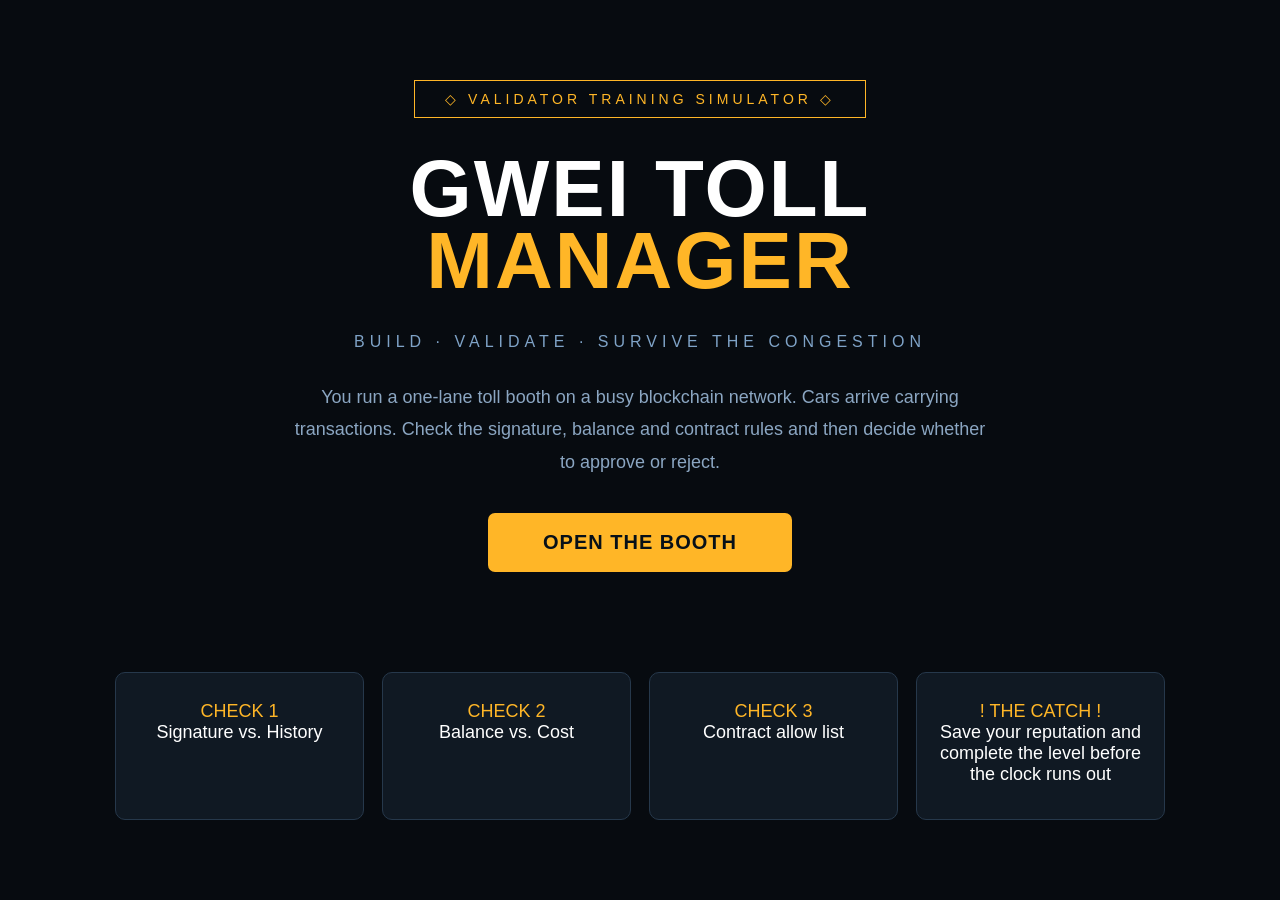
<file: task2/gwei_toll_manager/index.html>
<!DOCTYPE html>
<html lang="en">

<head>

    <meta charset="UTF-8">

    <meta name="viewport" content="width=device-width, initial-scale=1.0">

    <title>Gwei Toll Manager</title>

    <link rel="stylesheet" href="style.css">

</head>


<body>

    <main id="start-screen">

        <div id="game-label">
            ◇ VALIDATOR TRAINING SIMULATOR ◇
        </div>

        <h1>
            GWEI TOLL
            <span>MANAGER</span> <!--used when u want to style a piece of text differently-->
        </h1>

        <p id="tagline">
            BUILD · VALIDATE · SURVIVE THE CONGESTION
        </p>

        <p id="description">
            You run a one-lane toll booth on a busy
            blockchain network. Cars arrive carrying
            transactions. Check the signature, balance
            and contract rules and then decide whether
            to approve or reject.
        </p>

        <button id="start-button">
            OPEN THE BOOTH
        </button>

        <div id="game-rule">
            <div class="rule-card">
                <div class="rule-number">
                    CHECK 1
                </div>
                
            
                <h3>
                    Signature vs. History 
                </h3>

            </div>
        

            <div class="rule-card">
                <div class="rule-number">
                    CHECK 2
                </div> 
                <h3>
                    Balance vs. Cost
                </h3>
            </div>
            
            <div class="rule-card">
                <div class="rule-number">
                    CHECK 3
                </div>
                <h3>
                    Contract allow list
                </h3>
            </div>

            <div class="rule-card">
                <div class="rule-number">
                    ! THE CATCH !
                </div>
                <h3>
                    Save your reputation and complete the level before the clock runs out
                </h3>
            </div>
        </div>
    </main>

    <main id="game-screen">

        <header id="game-header">

            <h1>GWEI TOLL MANAGER</h1>

            <div id="level-info">
                ⭐ LEVEL 1
            </div>

        </header>

        <section id="player-status">

            <div class="status-card">

                <span>BALANCE</span>

                <strong id="eth">
                    1.000 ETH
                </strong>

            </div>


            <div class="status-card">

                <span>REPUTATION</span>

                <strong id="reputation">
                    100
                </strong>

            </div>


            <div class="status-card">

                <span>LEVEL</span>

                <strong id="capacity">
                    
                </strong>

            </div>


            <div class="status-card">

                <span>QUOTA</span>

                <strong id="quota">
                    0 / 8
                </strong>

            </div>

        </section>


        <!-- NETWORK MONITOR -->

        <section id="network-monitor">

            <h2>
                OVERHEAD NETWORK MONITOR
            </h2>

            <div id="congestion-bar">

                <div id="congestion-level"></div>

            </div>

            <div id="congestion-text">

                CONGESTION

                <span id="congestion-percent">
                    0%
                </span>

            </div>

        </section>


        <!-- MAIN GAME AREA -->
        <!--class=status card for the four blocks because one CSS can style all four
        and use id eg. id="eth","quota", etc for ones that need individually controlling usinf the js -->
        <section id="game-area">


            <!-- LEFT SIDE -->

            <div id="left-column">


                <!-- TOLL ROAD -->

                <div id="toll-road">

                    <div id="incoming-car">
                        🚗
                    </div>


                    <div id="toll-booth">
                        🚧

                        <span>
                            TOLL BOOTH
                        </span>

                    </div>

                </div>


                <!-- QUEUE -->

                <div id="queue-area">

                    <div class="booth-card">
                        <!--strong is used for ones that need to be shown in bold-->
                        <strong>
                            BOOTH 1
                        </strong>

                        <span>
                            (YOU)
                        </span>

                    </div>


                    <div class="booth-card locked">

                        🔒

                        <span>
                            LOCKED
                        </span>

                    </div>


                    <p id="queue-count">
                        Queue: 0 waiting
                    </p>

                </div>


               

            </div>


            <!-- RIGHT SIDE -->

            <div id="right-column">

                 <!-- CONTRACT RULES -->

                <div id="contract-rules">

                    <h2>
                        📜 CONTRACT RULES — THIS LEVEL
                    </h2>


                    <p>
                        SENDERS OK:
                        <span>Alice</span>
                        <span>Bob</span>
                        <span>Carol</span>
                    </p>


                    <p>
                        RECEIVERS OK:
                        <span>Dave</span>
                        <span>Eve</span>
                        <span>DEX Pool</span>
                    </p>


                    <p>
                        TYPES OK:
                        <span>Transfer</span>
                        <span>Swap</span>
                    </p>

                </div>


                <!-- TRANSACTION -->

                <div id="transaction-panel">

                    <div id="transaction-heading">

                        🚙

                        <h2 id="transaction-type">
                            SWAP
                        </h2>

                    </div>


                    <div id="transaction-timer">

                        <div id="timer-bar"></div>

                        <span id="time-remaining">
                            25.4s
                        </span>

                    </div>


                    <!-- TRANSACTION DETAILS -->

                    <div id="transaction-details">

    

                    </div>


                    <!-- CONTRACT CHECK -->

                    <div class="evidence-card">

                        <h3>
                            1 · CONTRACT COMPLIANCE
                        </h3>

                        <p>
                            Sender / Receiver
                            <span id="contract-sender-receiver">
                                —
                            </span>
                        </p>

                        <p>
                            Type requested
                            <span id="contract-type">
                                —
                            </span>
                        </p>

                    </div>


                    <!-- SIGNATURE CHECK -->

                    <div class="evidence-card">

                        <h3>
                            2 · SIGNATURE HISTORY
                        </h3>

                        <p>
                            Sender previously signed for
                            <span id="signed-amount">
                                —
                            </span>
                        </p>

                        <p>
                            This transaction claims
                            <span id="claimed-amount">
                                —
                            </span>
                        </p>

                    </div>


                    <!-- BALANCE CHECK -->

                    <div class="evidence-card">

                        <h3>
                            3 · BALANCE CHECK
                        </h3>

                        <p>
                            Sender's balance
                            <span id="sender-balance">
                                —
                            </span>
                        </p>

                        <p>
                            Amount + gas cost required
                            <span id="total-cost">
                                —
                            </span>
                        </p>

                    </div>


                    <!-- FINAL DECISION -->

                    <div id="final-decision">

                        <button id="approve">

                            ▲ ACCEPT

                            <small>
                                raise the barrier
                            </small>

                        </button>


                        <button id="reject">

                            ▼ REJECT

                            <small>
                                block the car
                            </small>

                        </button>

                    </div>

                </div>

            </div>

        </section>
    <div id="result-popup" class="result-popup">
        <div class="result-box">
            <h2 id="result-title">

            </h2>
            <div id="result-reasons">

            </div>
            <button id="continue-button">
                CONTINUE
            </button>

            <button id="restart-button" style="display: none;">
                RESTART LEVEL
            </button>
        </div>
    </div>

    </main>


    <script src="game.js"></script>

</body>

</html>
</file>
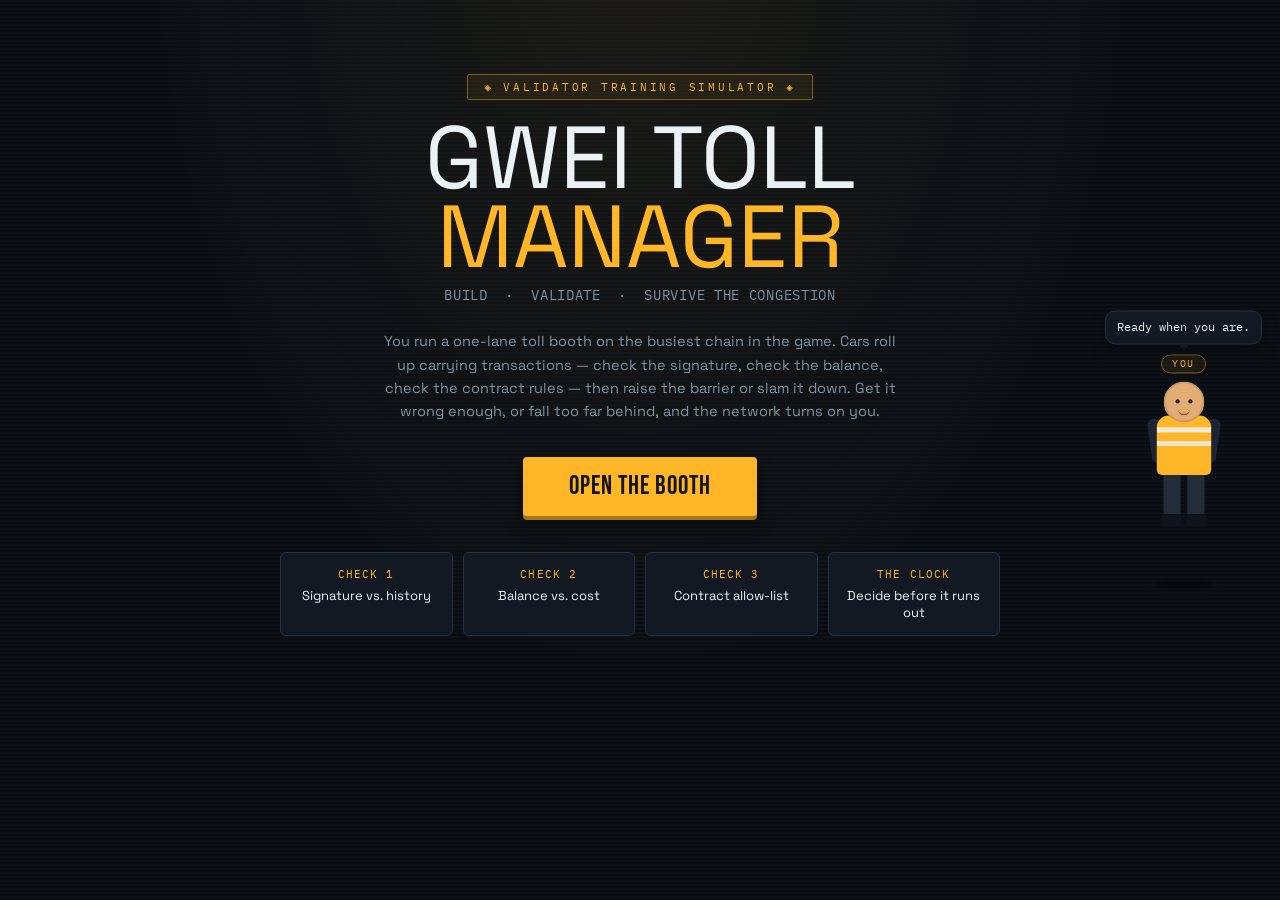
<file: task2/gwei_toll_manager/ai_prototype/index.html>
<!DOCTYPE html>
<html lang="en">
<head>
<meta charset="UTF-8">
<meta name="viewport" content="width=device-width, initial-scale=1.0">
<title>GWEI TOLL MANAGER</title>
<style>
@import url('https://fonts.googleapis.com/css2?family=Bebas+Neue&family=IBM+Plex+Mono:wght@400;500;600;700&family=Space+Grotesk:wght@400;500;600;700&display=swap');

:root{
  --asphalt:#0a0e13;
  --panel:#121922;
  --panel-2:#182230;
  --line:#26333f;
  --amber:#ffb627;
  --amber-dim:#7a5f1e;
  --eth:#19e3a4;
  --danger:#ff4d4d;
  --warn:#ff9a3d;
  --ink:#eaf2f5;
  --muted:#7f95a3;
  --stripe:#e8e4d8;
  --disp: 'Bebas Neue', 'Space Grotesk', sans-serif;
  --mono: 'IBM Plex Mono', monospace;
  --body: 'Space Grotesk', sans-serif;
}
*{box-sizing:border-box;}
html,body{margin:0;padding:0;background:var(--asphalt);color:var(--ink);font-family:var(--body);}
body{
  min-height:100vh;
  background:
    radial-gradient(ellipse at 50% -10%, rgba(255,182,39,0.07), transparent 55%),
    repeating-linear-gradient(180deg, #0d1218 0px, #0d1218 2px, #0a0e13 2px, #0a0e13 4px),
    var(--asphalt);
}
#app{max-width:1180px;margin:0 auto;padding:14px 14px 40px;}
h1,h2,h3{font-family:var(--disp);letter-spacing:0.03em;margin:0;}
.hidden{display:none !important;}
button{font-family:var(--body);cursor:pointer;border:none;}
::selection{background:var(--amber);color:#161616;}

/* ---------- START SCREEN ---------- */
#screen-start{text-align:center;padding:60px 12px 30px;}
.logo-badge{
  display:inline-block;padding:5px 16px;border:1px solid var(--amber-dim);
  color:var(--amber);font-family:var(--mono);font-size:11px;letter-spacing:0.25em;
  border-radius:2px;margin-bottom:18px;background:rgba(255,182,39,0.06);
}
.title-main{font-size:clamp(46px,9vw,88px);color:var(--ink);line-height:0.9;}
.title-main span{color:var(--amber);}
.title-sub{font-family:var(--mono);color:var(--muted);font-size:14px;margin-top:10px;letter-spacing:0.05em;}
.start-flavor{max-width:520px;margin:26px auto 34px;color:var(--muted);font-size:14.5px;line-height:1.6;}
.cta-btn{
  font-family:var(--disp);font-size:26px;letter-spacing:0.04em;
  background:var(--amber);color:#141414;padding:14px 46px;border-radius:4px;
  box-shadow:0 4px 0 #a3771a, 0 8px 18px rgba(0,0,0,0.4);
  transition:transform .08s ease;
}
.cta-btn:active{transform:translateY(4px);box-shadow:0 0 0 #a3771a;}
.rules-grid{display:grid;grid-template-columns:repeat(auto-fit,minmax(150px,1fr));gap:10px;max-width:720px;margin:36px auto 0;}
.rule-chip{background:var(--panel);border:1px solid var(--line);border-radius:6px;padding:14px 10px;}
.rule-chip .n{font-family:var(--mono);color:var(--amber);font-size:11px;letter-spacing:0.1em;}
.rule-chip .t{font-size:13px;color:var(--ink);margin-top:6px;}

/* ---------- HUD ---------- */
.hud{
  display:flex;flex-wrap:wrap;gap:8px;align-items:stretch;
  background:linear-gradient(180deg,var(--panel-2),var(--panel));
  border:1px solid var(--line);border-radius:8px;padding:10px 12px;margin-bottom:10px;
}
.hud-item{flex:1;min-width:110px;display:flex;flex-direction:column;justify-content:center;padding:4px 10px;border-right:1px dashed var(--line);}
.hud-item:last-child{border-right:none;}
.hud-label{font-family:var(--mono);font-size:10px;color:var(--muted);letter-spacing:0.12em;}
.hud-value{font-family:var(--disp);font-size:24px;letter-spacing:0.02em;}
.hud-value.eth{color:var(--eth);}
.hud-value.rep{color:var(--amber);}
.rep-bar{height:5px;background:#232d38;border-radius:3px;overflow:hidden;margin-top:5px;}
.rep-bar i{display:block;height:100%;background:linear-gradient(90deg,var(--danger),var(--warn),var(--eth));}
.avatar-mini{width:38px;height:38px;border-radius:50%;background:#1c2733;border:1px solid var(--line);display:flex;align-items:center;justify-content:center;font-size:19px;position:relative;}

/* ---------- PLAYABLE CHARACTER (persistent floating companion) ---------- */
.floating-companion{
  position:fixed;right:18px;top:50%;transform:translateY(-50%);z-index:40;
  display:flex;flex-direction:column;align-items:center;
  pointer-events:none;
}
.companion-bubble{
  pointer-events:none;
  max-width:170px;background:var(--panel);border:1px solid var(--line);border-radius:10px;
  padding:8px 11px;font-family:var(--mono);font-size:11.5px;color:var(--ink);line-height:1.4;
  margin-bottom:10px;position:relative;box-shadow:0 6px 16px rgba(0,0,0,0.4);
  opacity:0;transform:translateY(6px);transition:opacity .35s ease, transform .35s ease;
}
.companion-bubble.show{opacity:1;transform:translateY(0);}
.companion-bubble::after{
  content:"";position:absolute;bottom:-7px;left:50%;transform:translateX(-50%);
  border-width:7px 7px 0 7px;border-style:solid;border-color:var(--panel) transparent transparent transparent;
}
.char-name{font-family:var(--mono);font-size:10px;letter-spacing:.15em;color:var(--amber);margin-bottom:8px;
  border:1px solid var(--amber-dim);border-radius:10px;padding:2px 10px;background:rgba(255,182,39,0.07);}
.character{position:relative;width:100px;height:190px;animation:char-bob 2.6s ease-in-out infinite;pointer-events:auto;}
.char-scale-wrap{transform:scale(0.85);transform-origin:top center;}
.character.good{animation:char-cheer .7s ease;}
.character.bad{animation:char-shake .6s ease;}
@keyframes char-bob{0%,100%{transform:translateY(0);}50%{transform:translateY(-5px);}}
@keyframes char-cheer{0%{transform:translateY(0) rotate(0);}30%{transform:translateY(-12px) rotate(-4deg);}60%{transform:translateY(-10px) rotate(4deg);}100%{transform:translateY(0) rotate(0);}}
@keyframes char-shake{0%,100%{transform:translateX(0);}20%{transform:translateX(-7px) rotate(-3deg);}40%{transform:translateX(7px) rotate(3deg);}60%{transform:translateX(-5px) rotate(-2deg);}80%{transform:translateX(5px) rotate(2deg);}}

.char-backpack{position:absolute;top:34px;left:50%;transform:translateX(-50%);width:70px;height:58px;
  display:flex;align-items:center;justify-content:center;font-size:32px;z-index:1;filter:brightness(0.85);}
.char-arm{position:absolute;top:44px;width:14px;height:52px;background:#1c2531;border-radius:7px;z-index:3;}
.char-arm-left{left:6px;transform:rotate(-8deg);transform-origin:top center;}
.char-arm-right{right:6px;transform:rotate(8deg);transform-origin:top center;}
.char-torso{position:absolute;top:40px;left:50%;transform:translateX(-50%);width:64px;height:70px;
  background:var(--amber);border-radius:14px 14px 6px 6px;z-index:4;overflow:hidden;}
.char-stripe{position:absolute;left:0;right:0;top:14px;height:6px;background:#eef1f0;opacity:.9;}
.char-stripe::after{content:"";position:absolute;left:0;right:0;top:16px;height:6px;background:#eef1f0;opacity:.9;}
.char-legs{position:absolute;top:106px;left:50%;transform:translateX(-50%);width:48px;height:52px;z-index:2;}
.char-leg{position:absolute;top:0;width:20px;height:52px;background:#232d3a;border-radius:4px;}
.char-leg:first-child{left:0;}
.char-leg:last-child{right:0;}
.char-boots{position:absolute;top:156px;left:50%;transform:translateX(-50%);width:54px;height:16px;z-index:2;}
.char-boot{position:absolute;top:0;width:24px;height:15px;background:#10151b;border-radius:4px;}
.char-boot:first-child{left:0;}
.char-boot:last-child{right:0;}
.char-head{position:absolute;top:0;left:50%;transform:translateX(-50%);width:48px;height:48px;
  background:#e3ac74;border-radius:50%;z-index:5;border:2px solid rgba(0,0,0,0.12);}
.char-eyes{position:absolute;top:19px;left:50%;transform:translateX(-50%);display:flex;gap:10px;
  animation:char-blink 4.2s infinite;}
.char-eyes span{width:5px;height:5px;border-radius:50%;background:#1d2733;display:block;}
@keyframes char-blink{0%,92%,100%{transform:scaleY(1);}96%{transform:scaleY(0.15);}}
.char-mouth{position:absolute;top:31px;left:50%;transform:translateX(-50%);width:14px;height:7px;
  border-bottom:2px solid #8a5a34;border-radius:0 0 10px 10px;}
.char-glasses{position:absolute;top:15px;left:50%;transform:translateX(-50%);font-size:22px;z-index:6;
  line-height:1;}
.char-hat{position:absolute;top:-24px;left:50%;transform:translateX(-50%);font-size:36px;z-index:7;line-height:1;}
.char-shadow{width:60px;height:10px;border-radius:50%;background:rgba(0,0,0,0.4);filter:blur(2px);margin-top:8px;}


/* ---------- CONGESTION SIGN ---------- */
.sign-wrap{
  background:#05070a;border:3px solid #1b232c;border-radius:6px;padding:12px 16px;margin-bottom:10px;
  box-shadow: inset 0 0 20px rgba(0,0,0,0.6);
}
.sign-top{display:flex;justify-content:space-between;align-items:center;font-family:var(--mono);font-size:11px;color:#4d6472;letter-spacing:0.15em;margin-bottom:8px;}
.sign-dots{font-family:var(--mono);font-size:11px;letter-spacing:2px;}
.gauge-track{position:relative;height:26px;border-radius:3px;background:#0d1116;overflow:hidden;border:1px solid #202a33;}
.gauge-fill{height:100%;width:0%;transition:width .4s ease, background .4s ease;}
.gauge-fill.zone-green{background:repeating-linear-gradient(90deg,#0f9d63,#0f9d63 8px,#12b874 8px,#12b874 16px);}
.gauge-fill.zone-amber{background:repeating-linear-gradient(90deg,#c98413,#c98413 8px,#e6980f 8px,#e6980f 16px);}
.gauge-fill.zone-red{background:repeating-linear-gradient(90deg,#a02323,#a02323 8px,#d92b2b 8px,#d92b2b 16px);animation:sign-pulse 0.6s infinite alternate;}
@keyframes sign-pulse{from{filter:brightness(1);}to{filter:brightness(1.5);}}
.gauge-caption{display:flex;justify-content:space-between;font-family:var(--mono);font-size:11px;margin-top:6px;}
.gauge-caption .rd{font-family:var(--disp);font-size:20px;letter-spacing:.05em;}
.gauge-caption .rd.green{color:#2be08c;}
.gauge-caption .rd.amber{color:var(--amber);}
.gauge-caption .rd.red{color:var(--danger);}

/* ---------- PLAZA ---------- */
.plaza{
  position:relative;background:linear-gradient(180deg,#141b23,#0e131a);
  border:1px solid var(--line);border-radius:8px;padding:14px 10px 10px;margin-bottom:10px;overflow:hidden;
}
.booths-row{display:flex;gap:10px;justify-content:center;margin-bottom:14px;flex-wrap:wrap;}
.booth{
  width:64px;height:70px;border-radius:5px 5px 2px 2px;background:linear-gradient(180deg,#28323d,#1b232c);
  border:1px solid #37444f;display:flex;flex-direction:column;align-items:center;justify-content:center;position:relative;
}
.booth .roof{position:absolute;top:-6px;left:-4px;right:-4px;height:8px;background:var(--amber);border-radius:3px;}
.booth .win{width:34px;height:24px;background:#0a4d5c;border:1px solid #0d6c80;border-radius:2px;}
.booth .lbl{font-family:var(--mono);font-size:9px;color:var(--muted);margin-top:4px;}
.booth.locked{opacity:0.35;}
.lane{
  position:relative;height:54px;background:repeating-linear-gradient(90deg,transparent,transparent 22px,var(--stripe) 22px,var(--stripe) 40px);
  background-color:#20262c;border-radius:3px;margin-bottom:8px;overflow:hidden;opacity:0.9;
}
.lane .center-line{position:absolute;top:50%;left:0;right:0;height:2px;background:repeating-linear-gradient(90deg,#556270,#556270 14px,transparent 14px,transparent 26px);transform:translateY(-1px);}
.car{
  position:absolute;top:8px;font-size:26px;transition:left .35s ease;filter:drop-shadow(0 2px 3px rgba(0,0,0,.5));
}
.car.active-car{font-size:32px;top:4px;}
.queue-hint{font-family:var(--mono);font-size:10px;color:var(--muted);text-align:center;letter-spacing:.1em;}
.auto-log{font-family:var(--mono);font-size:10.5px;color:#4f8f78;min-height:16px;text-align:center;margin-top:4px;}

/* ---------- TICKET ---------- */
.ticket-panel{background:var(--panel);border:1px solid var(--line);border-radius:8px;padding:0;overflow:hidden;}
.rules-banner{background:#0d1a22;border-bottom:1px dashed var(--line);padding:10px 14px;font-family:var(--mono);font-size:11px;}
.rules-banner .rb-title{color:var(--amber);letter-spacing:.12em;margin-bottom:6px;}
.chip-row{display:flex;flex-wrap:wrap;gap:6px;margin-bottom:5px;}
.chip{background:#1a2733;border:1px solid #2a3b48;border-radius:12px;padding:2px 9px;font-size:10.5px;color:var(--ink);}
.chip-lbl{color:var(--muted);font-size:10px;margin-right:4px;}

.no-car{padding:50px 20px;text-align:center;color:var(--muted);font-family:var(--mono);font-size:13px;}

.ticket{padding:14px 16px 4px;position:relative;}
.ticket-head{display:flex;justify-content:space-between;align-items:baseline;margin-bottom:8px;}
.ticket-head .tx-type{font-family:var(--disp);font-size:22px;color:var(--ink);}
.timer-wrap{display:flex;align-items:center;gap:6px;}
.timer-bar{width:110px;height:8px;background:#0d1116;border-radius:4px;overflow:hidden;border:1px solid #232d38;}
.timer-fill{height:100%;width:100%;background:var(--eth);transition:width .1s linear, background .3s ease;}
.timer-num{font-family:var(--mono);font-size:12px;color:var(--muted);width:28px;text-align:right;}

.ledger-line{display:grid;grid-template-columns:170px 1fr;gap:8px;font-family:var(--mono);font-size:13px;padding:5px 0;border-bottom:1px dotted #22303b;}
.ledger-line .k{color:var(--muted);}
.ledger-line .v{color:var(--ink);text-align:right;}
.ledger-line .v.flagme{color:var(--warn);}

.check-block{background:#0d151d;border:1px solid #1e2a35;border-radius:6px;margin:12px 0;padding:10px 12px;}
.check-block h4{font-family:var(--mono);color:var(--muted);font-size:10.5px;letter-spacing:.12em;margin:0 0 6px;text-transform:uppercase;}
.check-row{display:flex;justify-content:space-between;font-family:var(--mono);font-size:12.5px;padding:3px 0;}
.check-row .a{color:var(--ink);}
.check-row .b{color:var(--ink);}

.barrier-row{display:flex;gap:10px;padding:14px 16px 16px;}
.barrier-btn{
  flex:1;font-family:var(--disp);font-size:20px;letter-spacing:.05em;padding:14px 8px;border-radius:6px;
  display:flex;flex-direction:column;align-items:center;gap:2px;transition:transform .08s ease;
}
.barrier-btn:active{transform:scale(0.97);}
.barrier-btn.accept{background:var(--eth);color:#052018;box-shadow:0 4px 0 #0c8f68;}
.barrier-btn.reject{background:var(--danger);color:#2c0505;box-shadow:0 4px 0 #9c1f1f;}
.barrier-sub{font-family:var(--mono);font-size:9.5px;letter-spacing:0.08em;opacity:.85;}

/* ---------- FEEDBACK OVERLAY ---------- */
.feedback-overlay{
  position:fixed;inset:0;background:rgba(6,9,12,0.82);display:flex;align-items:center;justify-content:center;
  z-index:50;padding:16px;
}
.feedback-card{max-width:460px;width:100%;background:var(--panel);border-radius:10px;padding:26px 24px;text-align:center;border:1px solid var(--line);}
.feedback-card.correct{border-color:var(--eth);box-shadow:0 0 30px rgba(25,227,164,0.15);}
.feedback-card.wrong{border-color:var(--danger);box-shadow:0 0 30px rgba(255,77,77,0.15);}
.feedback-icon{font-size:44px;}
.feedback-title{font-family:var(--disp);font-size:30px;margin:6px 0;}
.feedback-title.correct{color:var(--eth);}
.feedback-title.wrong{color:var(--danger);}
.feedback-body{font-family:var(--mono);font-size:12.5px;color:var(--muted);line-height:1.6;margin-bottom:14px;}
.feedback-delta{font-family:var(--mono);font-size:14px;margin-bottom:10px;}
.feedback-delta span{margin:0 8px;}

/* ---------- SHOP ---------- */
#screen-shop{padding:10px 4px;}
.shop-header{text-align:center;margin-bottom:20px;}
.wallet-banner{
  position:sticky;top:0;z-index:10;display:flex;justify-content:center;align-items:baseline;gap:12px;
  background:linear-gradient(180deg,#182230,#121922);border:1px solid var(--line);border-radius:8px;
  padding:12px 16px;margin-bottom:18px;box-shadow:0 4px 14px rgba(0,0,0,0.35);
}
.wb-label{font-family:var(--mono);font-size:11px;color:var(--muted);letter-spacing:.12em;}
.wb-value{font-family:var(--disp);font-size:28px;color:var(--eth);letter-spacing:.03em;}
.shop-header h2{font-size:38px;color:var(--amber);}
.shop-header p{font-family:var(--mono);color:var(--muted);font-size:12.5px;margin-top:6px;}
.shop-grid{display:grid;grid-template-columns:repeat(auto-fit,minmax(230px,1fr));gap:12px;margin-bottom:22px;}
.shop-card{background:var(--panel);border:1px solid var(--line);border-radius:8px;padding:16px;display:flex;flex-direction:column;gap:8px;}
.shop-card .sc-icon{font-size:28px;}
.shop-card h3{font-size:19px;color:var(--ink);}
.shop-card .sc-desc{font-family:var(--mono);font-size:11.5px;color:var(--muted);line-height:1.5;flex-grow:1;}
.shop-card .sc-stat{font-family:var(--mono);font-size:11px;color:var(--eth);}
.buy-btn{background:var(--amber);color:#141414;font-family:var(--mono);font-weight:700;font-size:12.5px;padding:9px;border-radius:5px;letter-spacing:.03em;}
.buy-btn:disabled{background:#2a3038;color:var(--muted);cursor:not-allowed;}
.buy-btn.owned{background:#1c2b26;color:var(--eth);}
.cosmetic-row{display:flex;gap:8px;flex-wrap:wrap;}
.cosmetic-opt{background:#0d151d;border:1px solid #223040;border-radius:6px;padding:8px;text-align:center;flex:1;min-width:70px;font-size:22px;position:relative;}
.cosmetic-opt.equipped{border-color:var(--amber);background:rgba(255,182,39,0.08);}
.cosmetic-opt.unaffordable{opacity:0.4;filter:grayscale(0.6);}
.cosmetic-opt .cprice{display:block;font-family:var(--mono);font-size:9px;color:var(--muted);margin-top:3px;}
.continue-btn{display:block;margin:0 auto;font-family:var(--disp);font-size:24px;background:var(--eth);color:#052018;padding:12px 40px;border-radius:5px;box-shadow:0 4px 0 #0c8f68;}

/* ---------- REPORT ---------- */
#screen-report{text-align:center;padding:40px 12px;}
.report-icon{font-size:56px;}
.report-title{font-family:var(--disp);font-size:40px;color:var(--danger);margin:8px 0 4px;}
.report-sub{font-family:var(--mono);color:var(--muted);font-size:13px;margin-bottom:26px;}
.report-stats{display:grid;grid-template-columns:repeat(auto-fit,minmax(130px,1fr));gap:10px;max-width:560px;margin:0 auto 30px;}
.rstat{background:var(--panel);border:1px solid var(--line);border-radius:8px;padding:14px 8px;}
.rstat .rv{font-family:var(--disp);font-size:26px;color:var(--amber);}
.rstat .rl{font-family:var(--mono);font-size:10px;color:var(--muted);letter-spacing:.1em;}

/* ---------- LEVEL COMPLETE ---------- */
.lvlcomplete-banner{text-align:center;padding:20px 12px 8px;}
.lvlcomplete-banner h2{font-size:34px;color:var(--eth);}
.lvlcomplete-banner p{font-family:var(--mono);color:var(--muted);font-size:12.5px;}

@media (min-width:760px){
  .game-columns{display:grid;grid-template-columns:1fr 1.15fr;gap:10px;align-items:start;}
}
@media (max-width:759px){
  .floating-companion{
    right:8px;top:auto;bottom:8px;transform:none;
  }
  .floating-companion .char-scale-wrap{transform:scale(0.62);}
  .floating-companion .char-name{display:none;}
  .floating-companion .companion-bubble{max-width:120px;font-size:10.5px;padding:6px 8px;}
}
</style>
</head>
<body>
<div id="app">

  <!-- START SCREEN -->
  <div id="screen-start">
    <div class="logo-badge">◈ VALIDATOR TRAINING SIMULATOR ◈</div>
    <div class="title-main">GWEI TOLL<br><span>MANAGER</span></div>
    <div class="title-sub">BUILD &nbsp;·&nbsp; VALIDATE &nbsp;·&nbsp; SURVIVE THE CONGESTION</div>
    <p class="start-flavor">You run a one-lane toll booth on the busiest chain in the game. Cars roll up carrying transactions — check the signature, check the balance, check the contract rules — then raise the barrier or slam it down. Get it wrong enough, or fall too far behind, and the network turns on you.</p>
    <button class="cta-btn" id="btn-start">OPEN THE BOOTH</button>
    <div class="rules-grid">
      <div class="rule-chip"><div class="n">CHECK 1</div><div class="t">Signature vs. history</div></div>
      <div class="rule-chip"><div class="n">CHECK 2</div><div class="t">Balance vs. cost</div></div>
      <div class="rule-chip"><div class="n">CHECK 3</div><div class="t">Contract allow-list</div></div>
      <div class="rule-chip"><div class="n">THE CLOCK</div><div class="t">Decide before it runs out</div></div>
    </div>
  </div>

  <!-- GAME SCREEN -->
  <div id="screen-game" class="hidden">
    <div class="hud">
      <div class="hud-item">
        <div class="hud-label">BALANCE</div>
        <div class="hud-value eth" id="hud-eth">1.000 ETH</div>
      </div>
      <div class="hud-item">
        <div class="hud-label">REPUTATION</div>
        <div class="hud-value rep" id="hud-rep">100</div>
        <div class="rep-bar"><i id="rep-bar-fill" style="width:100%"></i></div>
      </div>
      <div class="hud-item">
        <div class="hud-label">LEVEL</div>
        <div class="hud-value" id="hud-level" style="color:var(--ink)">1 — Local Lane</div>
      </div>
      <div class="hud-item">
        <div class="hud-label">QUOTA</div>
        <div class="hud-value" id="hud-quota" style="color:var(--ink);font-size:20px">0 / 8</div>
      </div>
      <div class="avatar-mini" id="avatar-mini" style="display:none">🧑</div>
    </div>

    <div class="sign-wrap">
      <div class="sign-top"><span>OVERHEAD NETWORK MONITOR</span><span class="sign-dots" id="sign-dots">▪▪▪▪▪▪▪▪▪▪</span></div>
      <div class="gauge-track"><div class="gauge-fill zone-green" id="gauge-fill" style="width:0%"></div></div>
      <div class="gauge-caption">
        <span style="color:var(--muted)">CONGESTION</span>
        <span class="rd green" id="gauge-readout">0%</span>
      </div>
    </div>

    <div class="game-columns">
      <div class="plaza">
        <div class="booths-row" id="booths-row"></div>
        <div class="lane"><div class="center-line"></div><div id="car-layer"></div></div>
        <div class="queue-hint" id="queue-hint">Queue: 0 waiting</div>
        <div class="auto-log" id="auto-log">&nbsp;</div>
      </div>

      <div class="ticket-panel">
        <div class="rules-banner">
          <div class="rb-title">📜 CONTRACT RULES — THIS LEVEL</div>
          <div class="chip-row"><span class="chip-lbl">SENDERS OK:</span><span id="chips-sender"></span></div>
          <div class="chip-row"><span class="chip-lbl">RECEIVERS OK:</span><span id="chips-receiver"></span></div>
          <div class="chip-row"><span class="chip-lbl">TYPES OK:</span><span id="chips-type"></span></div>
        </div>
        <div id="ticket-body"></div>
      </div>
    </div>
  </div>

  <!-- SHOP SCREEN -->
  <div id="screen-shop" class="hidden"></div>

  <!-- REPORT SCREEN -->
  <div id="screen-report" class="hidden"></div>

  <!-- FEEDBACK OVERLAY (injected dynamically) -->

  <!-- PERSISTENT FLOATING COMPANION -->
  <div class="floating-companion" id="floating-companion">
    <div class="companion-bubble show" id="companion-bubble">Ready when you are.</div>
    <div class="char-name">YOU</div>
    <div class="char-scale-wrap">
      <div class="character" id="character">
        <div class="char-backpack" id="char-backpack"></div>
        <div class="char-arm char-arm-left"></div>
        <div class="char-arm char-arm-right"></div>
        <div class="char-torso"><div class="char-stripe"></div></div>
        <div class="char-legs"><div class="char-leg"></div><div class="char-leg"></div></div>
        <div class="char-boots"><div class="char-boot"></div><div class="char-boot"></div></div>
        <div class="char-head">
          <div class="char-eyes"><span></span><span></span></div>
          <div class="char-mouth"></div>
        </div>
        <div class="char-glasses" id="char-glasses"></div>
        <div class="char-hat" id="char-hat"></div>
      </div>
    </div>
    <div class="char-shadow"></div>
  </div>
</div>

<script>
(function(){

/* ===================== DATA ===================== */
const NAME_POOL = ['Alice','Bob','Carol','Dave','Eve','Frank','Grace','Heidi'];
const SUSPECT_POOL = ['Mallory','Trent','Sybil','Zorak','0xGh0st'];
const RECEIVER_EXTRA = ['DEX Pool','NFT Market','Staking Vault','Bridge Router','Unknown Vault'];
const TX_TYPES_ALL = ['Transfer','Swap','Mint','Contract Call','Stake'];

const LEVELS = [
  { id:1, name:'Local Lane', quota:8, timeLimit:36, arrival:7500, maxQueue:5, congestionArrival:4, congestionTimeout:10, congestionDecay:1.4,
    allowedSenders:['Alice','Bob','Carol'], allowedReceivers:['Dave','Eve','DEX Pool'], allowedTypes:['Transfer','Swap'],
    baseFeeRange:[8,32], flawChance:0.45, doubleFlawChance:0 },
  { id:2, name:'Rush Hour', quota:10, timeLimit:30, arrival:6400, maxQueue:6, congestionArrival:5, congestionTimeout:12, congestionDecay:1.3,
    allowedSenders:['Alice','Bob','Carol','Dave'], allowedReceivers:['Eve','Frank','DEX Pool','Staking Vault'], allowedTypes:['Transfer','Swap','Stake'],
    baseFeeRange:[15,48], flawChance:0.55, doubleFlawChance:0.12 },
  { id:3, name:'Mainnet Gridlock', quota:12, timeLimit:25, arrival:5400, maxQueue:7, congestionArrival:6, congestionTimeout:14, congestionDecay:1.15,
    allowedSenders:['Alice','Carol','Eve','Grace'], allowedReceivers:['Bob','Frank','Bridge Router','NFT Market'], allowedTypes:['Swap','Mint','Contract Call'],
    baseFeeRange:[22,65], flawChance:0.62, doubleFlawChance:0.22 },
  { id:4, name:'Peak Congestion', quota:14, timeLimit:20, arrival:4600, maxQueue:8, congestionArrival:7, congestionTimeout:16, congestionDecay:1.0,
    allowedSenders:['Bob','Dave','Grace','Heidi'], allowedReceivers:['Alice','Carol','Staking Vault','Bridge Router','NFT Market'], allowedTypes:['Mint','Contract Call','Stake'],
    baseFeeRange:[30,90], flawChance:0.68, doubleFlawChance:0.3 },
];

const SHOP_NPCS = [
  { key:'bob', icon:'🧢', name:'Hire Bob', cost:0.05, rate:5, desc:'A steady second pair of hands. Auto-clears small transactions from the overflow lane.' },
  { key:'alice', icon:'🥽', name:'Hire Alice', cost:0.35, rate:10, desc:'A veteran validator. Twice the throughput of Bob, for a real price.' },
];

const COSMETICS = {
  hat: [ {id:'cap', icon:'🧢', cost:0.03}, {id:'crown', icon:'👑', cost:0.4}, {id:'hardhat', icon:'⛑️', cost:0.08} ],
  glasses: [ {id:'shades', icon:'🕶️', cost:0.05}, {id:'monocle', icon:'🧐', cost:0.15} ],
  backpack: [ {id:'bag', icon:'🎒', cost:0.05}, {id:'toolbelt', icon:'🛠️', cost:0.1} ],
};

const TYPE_EMOJI = { Transfer:'🚗', Swap:'🚙', Mint:'🚓', 'Contract Call':'🚐', Stake:'🚕' };

/* ===================== STATE ===================== */
let state = null;
function freshState(){
  return {
    screen:'start',
    eth:1.000, reputation:100,
    boothsUnlocked:0, npcs:{bob:false, alice:false},
    cosmetics:{hat:null, glasses:null, backpack:null},
    ownedCosmetics:new Set(),
    levelIndex:0, manualCorrect:0,
    queue:[], activeCar:null, nextCarId:1,
    congestion:0, autoAccumMs:0, arrivalAccumMs:0,
    checkpoint:null,
    stats:{processed:0, correct:0, wrong:0, timeouts:0, ethEarnedTotal:0},
    masterInterval:null, timerInterval:null,
    autoLogTimeout:null,
  };
}
state = freshState();

function rand(a,b){ return a + Math.random()*(b-a); }
function pick(arr){ return arr[Math.floor(Math.random()*arr.length)]; }
function shuffle(arr){ for(let i=arr.length-1;i>0;i--){ const j=Math.floor(Math.random()*(i+1)); [arr[i],arr[j]]=[arr[j],arr[i]]; } return arr; }
function clamp(v,lo,hi){ return Math.max(lo,Math.min(hi,v)); }
function fmt(n,d=3){ return Number(n).toFixed(d); }

/* ===================== COMPANION SPEECH BUBBLE ===================== */
let companionTimeout = null;
function setCompanionMessage(text, holdMs){
  const bubble = document.getElementById('companion-bubble');
  if(!bubble) return;
  bubble.textContent = text;
  bubble.classList.add('show');
  clearTimeout(companionTimeout);
  if(holdMs){
    companionTimeout = setTimeout(()=>{ bubble.classList.remove('show'); }, holdMs);
  }
}
const CORRECT_LINES = ["Nice catch!","Clean call.","That's the job.","Good eye on that one.","Ledger stays clean."];
const WRONG_LINES = ["Ouch — check the panel next time.","That one slipped past us.","Read the checks closer.","Rough one — shake it off."];
const TIMEOUT_LINES = ["Too slow — they drove off!","Cars are piling up!","Pick up the pace a little."];

function automationRate(){
  let r = 0;
  if(state.npcs.bob) r += 5;
  if(state.npcs.alice) r += 10;
  r += state.boothsUnlocked*15;
  return r;
}
function boothCost(){ return +(5 + state.boothsUnlocked*4.5).toFixed(2); }

/* ===================== NAV ===================== */
const screens = ['start','game','shop','report'];
function showScreen(name){
  state.screen = name;
  screens.forEach(s=>{
    document.getElementById('screen-'+s).classList.toggle('hidden', s!==name);
  });
}

document.getElementById('btn-start').addEventListener('click', ()=>{
  state = freshState();
  startLevel(0, true);
  setCompanionMessage("Let's open the booth. I've got your back.", 4000);
});

/* ===================== LEVEL LIFECYCLE ===================== */
function snapshotCheckpoint(){
  state.checkpoint = {
    eth:state.eth, reputation:100, // reputation always resets to full at a fresh level attempt
    boothsUnlocked:state.boothsUnlocked,
    npcs:{...state.npcs},
    cosmetics:{...state.cosmetics},
    ownedCosmetics:new Set(state.ownedCosmetics),
    levelIndex:state.levelIndex,
  };
}

function startLevel(idx, isNewGame){
  state.levelIndex = idx;
  state.manualCorrect = 0;
  state.queue = [];
  state.activeCar = null;
  state.congestion = 0;
  state.autoAccumMs = 0;
  state.arrivalAccumMs = 0;
  state.stats = {processed:0, correct:0, wrong:0, timeouts:0, ethEarnedTotal:0};
  if(isNewGame){ state.reputation = 100; }
  snapshotCheckpoint();
  showScreen('game');
  renderRulesBanner();
  renderBooths();
  updateHud();
  clearInterval(state.masterInterval);
  state.masterInterval = setInterval(masterTick, 500);
  pullNextCarIfNeeded();
  renderTicket();
  if(!isNewGame){
    setCompanionMessage("New level: "+LEVELS[idx].name+". Watch the rules banner!", 4200);
  }
}

function revertToCheckpoint(reasonKey){
  const cp = state.checkpoint;
  state.eth = cp.eth;
  state.reputation = 100;
  state.boothsUnlocked = cp.boothsUnlocked;
  state.npcs = {...cp.npcs};
  state.cosmetics = {...cp.cosmetics};
  state.ownedCosmetics = new Set(cp.ownedCosmetics);
  clearInterval(state.masterInterval);
  clearInterval(state.timerInterval);
  renderReport(reasonKey);
}

/* ===================== MASTER TICK ===================== */
function masterTick(){
  const level = LEVELS[state.levelIndex];

  // arrivals
  state.arrivalAccumMs += 500;
  if(state.arrivalAccumMs >= level.arrival){
    state.arrivalAccumMs = 0;
    if(state.queue.length < level.maxQueue){
      state.queue.push(generateCar(level));
    } else {
      state.congestion = clamp(state.congestion + level.congestionArrival*0.6, 0, 100);
    }
  }

  // congestion natural pressure from queue length + decay
  const comfortable = Math.max(1, level.maxQueue - 2);
  if(state.queue.length > comfortable){
    state.congestion = clamp(state.congestion + level.congestionArrival*0.35, 0, 100);
  }
  state.congestion = clamp(state.congestion - level.congestionDecay*0.5, 0, 100);

  // automation
  const rate = automationRate();
  if(rate > 0){
    state.autoAccumMs += 500;
    const threshold = 60000/rate;
    if(state.autoAccumMs >= threshold){
      state.autoAccumMs -= threshold;
      autoResolveOne();
    }
  }

  pullNextCarIfNeeded();
  renderHud();
  renderPlaza();

  if(state.congestion >= 100){
    revertToCheckpoint('congestion');
    return;
  }
  if(state.reputation <= 0){
    revertToCheckpoint('reputation');
    return;
  }
}

function autoResolveOne(){
  const level = LEVELS[state.levelIndex];
  const reward = +(rand(0.01, 0.05)).toFixed(3);
  state.eth += reward;
  state.stats.ethEarnedTotal += reward;
  state.congestion = clamp(state.congestion - 3, 0, 100);
  const log = document.getElementById('auto-log');
  if(log){
    log.textContent = `🤖 Overflow lane cleared a transaction (+${fmt(reward)} ETH)`;
    clearTimeout(state.autoLogTimeout);
    state.autoLogTimeout = setTimeout(()=>{ if(log) log.textContent='\u00A0'; }, 2400);
  }
}

/* ===================== CAR GENERATION ===================== */
function generateCar(level){
  let sender = pick(level.allowedSenders);
  let receiver = pick(level.allowedReceivers);
  let type = pick(level.allowedTypes);
  const flaws = { sig:false, balance:false, sender:false, receiver:false, type:false };

  const willFlaw = Math.random() < level.flawChance;
  if(willFlaw){
    const numFlaws = Math.random() < level.doubleFlawChance ? 2 : 1;
    const pool = shuffle(['sig','balance','sender','receiver','type']);
    for(let i=0;i<numFlaws;i++){
      const f = pool[i];
      flaws[f] = true;
      if(f==='sender') sender = pick(SUSPECT_POOL);
      if(f==='receiver') receiver = pick(NAME_POOL.filter(n=>!level.allowedReceivers.includes(n)).concat(['Unknown Vault']));
      if(f==='type') type = pick(TX_TYPES_ALL.filter(t=>!level.allowedTypes.includes(t)));
    }
  }

  const gasRequired = Math.round(
    type==='Contract Call' ? rand(80000,150000) :
    type==='Swap' ? rand(50000,90000) :
    type==='Mint' ? rand(60000,100000) :
    type==='Stake' ? rand(45000,70000) :
    rand(21000,25000)
  );

  const congestionFactor = 1 + state.congestion/150;
  const baseFee = Math.round(rand(level.baseFeeRange[0], level.baseFeeRange[1]) * congestionFactor);
  const priorityFee = Math.round(rand(1,20));
  const amount = +rand(0.02,1.5).toFixed(3);
  const gasCostETH = +(gasRequired*(baseFee+priorityFee)*1e-9).toFixed(5);

  let senderBalance = +(amount + gasCostETH + rand(0.01,0.5)).toFixed(3);
  if(flaws.balance){
    const shortfall = rand(0.001, Math.max(0.002, amount+gasCostETH-0.001));
    senderBalance = +Math.max(0.001, amount+gasCostETH-shortfall).toFixed(3);
  }

  let sigHistoryAmount = amount;
  if(flaws.sig){
    const delta = rand(0.08,0.6) * (Math.random()<0.5?1:-1);
    sigHistoryAmount = +Math.max(0.01, amount+delta).toFixed(3);
  }

  const valid = !flaws.sig && !flaws.balance && !flaws.sender && !flaws.receiver && !flaws.type;
  const reward = +Math.max(0.01, gasRequired*priorityFee*1e-9*2200).toFixed(3);

  return {
    id: state.nextCarId++, sender, receiver, type, amount, gasRequired, baseFee, priorityFee,
    senderBalance, sigHistoryAmount, gasCostETH, flaws, valid, reward,
    timeLeft: level.timeLimit, timeLimit: level.timeLimit,
  };
}

function pullNextCarIfNeeded(){
  if(!state.activeCar && state.queue.length > 0){
    state.activeCar = state.queue.shift();
    startCarTimer();
    renderTicket();
    renderPlaza();
  } else if(!state.activeCar){
    renderTicket();
  }
}

function startCarTimer(){
  clearInterval(state.timerInterval);
  state.timerInterval = setInterval(()=>{
    if(!state.activeCar) return;
    state.activeCar.timeLeft -= 0.1;
    if(state.activeCar.timeLeft <= 0){
      state.activeCar.timeLeft = 0;
      clearInterval(state.timerInterval);
      handleTimeout();
    } else {
      updateTimerBarOnly();
    }
  }, 100);
}

function updateTimerBarOnly(){
  const car = state.activeCar;
  if(!car) return;
  const frac = car.timeLeft / car.timeLimit;
  const fill = document.getElementById('timer-fill-el');
  const num = document.getElementById('timer-num-el');
  if(fill){
    fill.style.width = (frac*100)+'%';
    fill.style.background = frac>0.5 ? 'var(--eth)' : frac>0.22 ? 'var(--warn)' : 'var(--danger)';
  }
  if(num) num.textContent = car.timeLeft.toFixed(1)+'s';
}

/* ===================== DECISIONS ===================== */
function handleTimeout(){
  const level = LEVELS[state.levelIndex];
  const car = state.activeCar;
  state.stats.timeouts++;
  state.stats.processed++;
  state.reputation = clamp(state.reputation - 4, 0, 100);
  state.congestion = clamp(state.congestion + level.congestionTimeout, 0, 100);
  showFeedback({
    correct:false, timeout:true,
    title:'TOO SLOW!', icon:'🚨',
    body:`The car behind ${car.sender} honked and drove off before you could decide. Angry customers raise congestion.`,
    ethDelta:0, repDelta:-4,
  });
}

function handleDecision(choice){
  const car = state.activeCar;
  if(!car) return;
  clearInterval(state.timerInterval);
  const correct = (choice==='accept') === car.valid;
  state.stats.processed++;

  if(correct){
    state.stats.correct++;
    state.manualCorrect++;
    state.eth += car.reward;
    state.stats.ethEarnedTotal += car.reward;
    state.reputation = clamp(state.reputation + 2, 0, 100);
    state.congestion = clamp(state.congestion - 4, 0, 100);
    showFeedback({
      correct:true, title: choice==='accept' ? 'BARRIER UP — ACCEPTED' : 'BARRIER DOWN — REJECTED',
      icon: choice==='accept' ? '✅' : '🛑',
      body: car.valid
        ? 'Every check lined up — signature, balance, and contract rules. Clean validation.'
        : explainFlaws(car),
      ethDelta: car.reward, repDelta: 2,
    });
  } else {
    state.stats.wrong++;
    state.reputation = clamp(state.reputation - 8, 0, 100);
    state.congestion = clamp(state.congestion - 1, 0, 100);
    showFeedback({
      correct:false, title: choice==='accept' ? 'BAD ACCEPT' : 'BAD REJECT',
      icon:'⚠️',
      body: explainFlaws(car),
      ethDelta:0, repDelta:-8,
    });
  }
}

function explainFlaws(car){
  if(car.valid){
    return 'This transaction was fully valid — signature matched, balance was sufficient, and it followed every contract rule. Turning it away cost real revenue.';
  }
  const parts = [];
  if(car.flaws.sig) parts.push(`Signature mismatch: ${car.sender}'s signature history shows ${fmt(car.sigHistoryAmount)} ETH, but this transaction claims ${fmt(car.amount)} ETH.`);
  if(car.flaws.balance) parts.push(`Insufficient balance: ${car.sender} holds ${fmt(car.senderBalance)} ETH, but needs ${fmt(car.amount+car.gasCostETH,5)} ETH (amount + gas).`);
  if(car.flaws.sender) parts.push(`${car.sender} is not on this contract's allowed senders list.`);
  if(car.flaws.receiver) parts.push(`${car.receiver} is not on this contract's allowed receivers list.`);
  if(car.flaws.type) parts.push(`"${car.type}" is not an allowed transaction type here.`);
  return parts.join(' ');
}

function showFeedback(opts){
  const charEl = document.getElementById('character');
  if(charEl){
    charEl.classList.remove('good','bad');
    void charEl.offsetWidth;
    charEl.classList.add(opts.correct ? 'good' : 'bad');
    const lines = opts.timeout ? TIMEOUT_LINES : (opts.correct ? CORRECT_LINES : WRONG_LINES);
    setCompanionMessage(lines[Math.floor(Math.random()*lines.length)], 2600);
    setTimeout(()=>{ charEl.classList.remove('good','bad'); }, 750);
  }
  const overlay = document.createElement('div');
  overlay.className = 'feedback-overlay';
  overlay.innerHTML = `
    <div class="feedback-card ${opts.correct?'correct':'wrong'}">
      <div class="feedback-icon">${opts.icon}</div>
      <div class="feedback-title ${opts.correct?'correct':'wrong'}">${opts.title}</div>
      <div class="feedback-body">${opts.body}</div>
      <div class="feedback-delta">
        <span style="color:var(--eth)">${opts.ethDelta>0?'+'+fmt(opts.ethDelta)+' ETH':'+0.000 ETH'}</span>
        <span style="color:${opts.repDelta>=0?'var(--amber)':'var(--danger)'}">${opts.repDelta>=0?'+':''}${opts.repDelta} REP</span>
      </div>
      <button class="cta-btn" id="btn-feedback-continue" style="font-size:18px;padding:10px 30px;margin-top:6px;">CONTINUE →</button>
    </div>`;
  document.body.appendChild(overlay);
  document.getElementById('btn-feedback-continue').addEventListener('click', ()=>{
    overlay.remove();
    state.activeCar = null;
    proceedAfterResolution();
  });
}

function proceedAfterResolution(){
  updateHud();
  if(state.reputation <= 0){
    revertToCheckpoint('reputation');
    return;
  }
  const level = LEVELS[state.levelIndex];
  if(state.manualCorrect >= level.quota){
    clearInterval(state.masterInterval);
    clearInterval(state.timerInterval);
    renderLevelComplete();
    return;
  }
  pullNextCarIfNeeded();
}

/* ===================== RENDER: GAME ===================== */
function updateHud(){ renderHud(); }

function renderHud(){
  document.getElementById('hud-eth').textContent = fmt(state.eth)+' ETH';
  document.getElementById('hud-rep').textContent = Math.round(state.reputation);
  document.getElementById('rep-bar-fill').style.width = clamp(state.reputation,0,100)+'%';
  const level = LEVELS[state.levelIndex];
  document.getElementById('hud-level').textContent = (state.levelIndex+1)+' — '+level.name;
  document.getElementById('hud-quota').textContent = state.manualCorrect+' / '+level.quota;
  renderAvatar();

  const g = clamp(state.congestion,0,100);
  const fill = document.getElementById('gauge-fill');
  const readout = document.getElementById('gauge-readout');
  const dots = document.getElementById('sign-dots');
  fill.style.width = g+'%';
  fill.className = 'gauge-fill ' + (g<40?'zone-green':g<75?'zone-amber':'zone-red');
  readout.className = 'rd ' + (g<40?'green':g<75?'amber':'red');
  readout.textContent = Math.round(g)+'%';
  const litCount = Math.round(g/10);
  dots.textContent = '▪'.repeat(10-litCount) + '▮'.repeat(litCount);
  dots.style.color = g<40?'#2be08c':g<75?'var(--amber)':'var(--danger)';

  document.getElementById('queue-hint').textContent = 'Queue: '+state.queue.length+' waiting'+(automationRate()>0?'  ·  Overflow lane: '+automationRate()+' tx/min':'');
}

function renderAvatar(){
  const hatEl = document.getElementById('char-hat');
  const glassesEl = document.getElementById('char-glasses');
  const packEl = document.getElementById('char-backpack');
  const hat = COSMETICS.hat.find(h=>h.id===state.cosmetics.hat);
  const glasses = COSMETICS.glasses.find(g=>g.id===state.cosmetics.glasses);
  const pack = COSMETICS.backpack.find(p=>p.id===state.cosmetics.backpack);
  if(hatEl) hatEl.textContent = hat ? hat.icon : '';
  if(glassesEl) glassesEl.textContent = glasses ? glasses.icon : '';
  if(packEl) packEl.textContent = pack ? pack.icon : '';
}

function renderBooths(){
  const row = document.getElementById('booths-row');
  const total = 1 + Math.max(state.boothsUnlocked, LEVELS.length>0?0:0);
  const totalBooths = 1 + state.boothsUnlocked;
  let html = '';
  for(let i=0;i<Math.max(totalBooths,1);i++){
    html += `<div class="booth"><div class="roof"></div><div class="win"></div><div class="lbl">${i===0?'BOOTH 1 (YOU)':'BOOTH '+(i+1)}</div></div>`;
  }
  html += `<div class="booth locked"><div class="roof"></div><div class="win"></div><div class="lbl">LOCKED</div></div>`;
  row.innerHTML = html;
}

function renderPlaza(){
  const layer = document.getElementById('car-layer');
  let html = '';
  if(state.activeCar){
    html += `<div class="car active-car" style="left:10px;">${TYPE_EMOJI[state.activeCar.type]||'🚗'}</div>`;
  }
  state.queue.slice(0,4).forEach((c,i)=>{
    html += `<div class="car" style="left:${70 + i*58}px;">${TYPE_EMOJI[c.type]||'🚗'}</div>`;
  });
  layer.innerHTML = html;
}

function renderRulesBanner(){
  const level = LEVELS[state.levelIndex];
  document.getElementById('chips-sender').innerHTML = level.allowedSenders.map(s=>`<span class="chip">${s}</span>`).join(' ');
  document.getElementById('chips-receiver').innerHTML = level.allowedReceivers.map(s=>`<span class="chip">${s}</span>`).join(' ');
  document.getElementById('chips-type').innerHTML = level.allowedTypes.map(s=>`<span class="chip">${s}</span>`).join(' ');
}

function renderTicket(){
  const body = document.getElementById('ticket-body');
  const car = state.activeCar;
  if(!car){
    body.innerHTML = `<div class="no-car">Lane clear — waiting for the next car to pull up…</div>`;
    return;
  }
  const frac = car.timeLeft/car.timeLimit;
  const totalCost = car.amount + car.gasCostETH;
  body.innerHTML = `
    <div class="ticket">
      <div class="ticket-head">
        <div class="tx-type">${TYPE_EMOJI[car.type]||'🚗'} ${car.type}</div>
        <div class="timer-wrap">
          <div class="timer-bar"><div class="timer-fill" id="timer-fill-el" style="width:${frac*100}%; background:${frac>0.5?'var(--eth)':frac>0.22?'var(--warn)':'var(--danger)'}"></div></div>
          <div class="timer-num" id="timer-num-el">${car.timeLeft.toFixed(1)}s</div>
        </div>
      </div>

      <div class="ledger-line"><span class="k">Sender</span><span class="v">${car.sender}</span></div>
      <div class="ledger-line"><span class="k">Receiver</span><span class="v">${car.receiver}</span></div>
      <div class="ledger-line"><span class="k">Amount</span><span class="v">${fmt(car.amount)} ETH</span></div>
      <div class="ledger-line"><span class="k">Gas Required</span><span class="v">${car.gasRequired.toLocaleString()} units</span></div>
      <div class="ledger-line"><span class="k">Base Fee</span><span class="v">${car.baseFee} gwei</span></div>
      <div class="ledger-line"><span class="k">Priority Fee (your tip)</span><span class="v" style="color:var(--eth)">${car.priorityFee} gwei</span></div>

      <div class="check-block">
        <h4>1 · Contract Compliance</h4>
        <div class="check-row"><span class="a">Sender / Receiver</span><span class="b">${car.sender} → ${car.receiver}</span></div>
        <div class="check-row"><span class="a">Type requested</span><span class="b">${car.type}</span></div>
      </div>

      <div class="check-block">
        <h4>2 · Signature History</h4>
        <div class="check-row"><span class="a">${car.sender} previously signed for</span><span class="b">${fmt(car.sigHistoryAmount)} ETH</span></div>
        <div class="check-row"><span class="a">This transaction claims</span><span class="b">${fmt(car.amount)} ETH</span></div>
      </div>

      <div class="check-block">
        <h4>3 · Balance Check</h4>
        <div class="check-row"><span class="a">${car.sender}'s balance</span><span class="b">${fmt(car.senderBalance)} ETH</span></div>
        <div class="check-row"><span class="a">Amount + gas cost required</span><span class="b">${fmt(totalCost,5)} ETH</span></div>
      </div>
    </div>
    <div class="barrier-row">
      <button class="barrier-btn accept" id="btn-accept">▲ ACCEPT<span class="barrier-sub">raise the barrier</span></button>
      <button class="barrier-btn reject" id="btn-reject">▼ REJECT<span class="barrier-sub">block the car</span></button>
    </div>
  `;
  document.getElementById('btn-accept').addEventListener('click', ()=>handleDecision('accept'));
  document.getElementById('btn-reject').addEventListener('click', ()=>handleDecision('reject'));
}

/* ===================== LEVEL COMPLETE / SHOP ===================== */
function renderLevelComplete(){
  snapshotCheckpoint();
  const level = LEVELS[state.levelIndex];
  const container = document.getElementById('screen-shop');
  showScreen('shop');
  const isLastLevel = state.levelIndex >= LEVELS.length-1;
  container.innerHTML = `
    <div class="lvlcomplete-banner">
      <h2>✅ LEVEL ${state.levelIndex+1} CLEAR — ${level.name.toUpperCase()}</h2>
      <p>Processed ${state.stats.processed} cars · ${state.stats.correct} correct · ${state.stats.timeouts} too slow · earned ${fmt(state.stats.ethEarnedTotal)} ETH</p>
    </div>
  ` + shopMarkup();
  wireShopEvents(()=>{
    if(isLastLevel){
      renderRunComplete();
    } else {
      startLevel(state.levelIndex+1, false);
    }
  });
  setCompanionMessage("Level clear! Got ETH to spend — want to hire some help?", 4200);
}

function shopMarkup(){
  const bCost = boothCost();
  return `
    <div class="wallet-banner">
      <span class="wb-label">💰 YOUR BALANCE</span>
      <span class="wb-value">${fmt(state.eth)} ETH</span>
    </div>
    <div class="shop-header">
      <h2>🛠️ VALIDATOR SHOP</h2>
      <p>Spend ETH between shifts. Every purchase is permanent for the rest of the run.</p>
    </div>
    <div class="shop-grid">
      ${SHOP_NPCS.map(n=>{
        const affordable = state.eth >= n.cost;
        const owned = state.npcs[n.key];
        return `
        <div class="shop-card">
          <div class="sc-icon">${n.icon}</div>
          <h3>${n.name}</h3>
          <div class="sc-desc">${n.desc}</div>
          <div class="sc-stat">+${n.rate} tx/min throughput</div>
          <button class="buy-btn ${owned?'owned':''}" data-npc="${n.key}" ${(owned||!affordable)?'disabled':''}>
            ${owned ? '✔ HIRED' : (affordable ? 'HIRE — '+fmt(n.cost,2)+' ETH' : 'NEED '+fmt(n.cost,2)+' ETH')}
          </button>
        </div>`;
      }).join('')}
      <div class="shop-card">
        <div class="sc-icon">🚧</div>
        <h3>Unlock Toll Booth</h3>
        <div class="sc-desc">Open a new lane. Adds a permanent overflow booth that clears traffic on its own.</div>
        <div class="sc-stat">+15 tx/min throughput</div>
        <button class="buy-btn" id="buy-booth" ${state.eth < bCost ? 'disabled':''}>
          ${state.eth < bCost ? 'NEED '+fmt(bCost,2)+' ETH' : 'UNLOCK — '+fmt(bCost,2)+' ETH'}
        </button>
      </div>
    </div>
    <div class="shop-header" style="margin-bottom:10px;">
      <h2 style="font-size:26px;">🎨 CUSTOMIZE VALIDATOR</h2>
    </div>
    <div class="shop-grid">
      ${Object.keys(COSMETICS).map(slot=>`
        <div class="shop-card">
          <h3 style="text-transform:capitalize;">${slot}</h3>
          <div class="cosmetic-row">
            ${COSMETICS[slot].map(opt=>{
              const owned = state.ownedCosmetics.has(slot+':'+opt.id);
              const equipped = state.cosmetics[slot]===opt.id;
              const affordable = state.eth >= opt.cost;
              return `<div class="cosmetic-opt ${equipped?'equipped':''} ${(!owned && !affordable)?'unaffordable':''}" data-slot="${slot}" data-id="${opt.id}" data-owned="${owned?1:0}">
                ${opt.icon}<span class="cprice">${owned? (equipped?'equipped':'equip') : fmt(opt.cost,2)+' ETH'}</span>
              </div>`;
            }).join('')}
          </div>
        </div>
      `).join('')}
    </div>
    <button class="continue-btn" id="btn-shop-continue">CONTINUE →</button>
  `;
}

function wireShopEvents(onContinue){
  document.querySelectorAll('[data-npc]').forEach(btn=>{
    btn.addEventListener('click', ()=>{
      const key = btn.getAttribute('data-npc');
      const npc = SHOP_NPCS.find(n=>n.key===key);
      if(!state.npcs[key] && state.eth >= npc.cost){
        state.eth -= npc.cost;
        state.npcs[key] = true;
        refreshShop(onContinue);
      }
    });
  });
  const boothBtn = document.getElementById('buy-booth');
  if(boothBtn){
    boothBtn.addEventListener('click', ()=>{
      const cost = boothCost();
      if(state.eth >= cost){
        state.eth -= cost;
        state.boothsUnlocked += 1;
        refreshShop(onContinue);
      }
    });
  }
  document.querySelectorAll('.cosmetic-opt').forEach(el=>{
    el.addEventListener('click', ()=>{
      const slot = el.getAttribute('data-slot');
      const id = el.getAttribute('data-id');
      const owned = el.getAttribute('data-owned')==='1';
      const opt = COSMETICS[slot].find(o=>o.id===id);
      if(!owned){
        if(state.eth >= opt.cost){
          state.eth -= opt.cost;
          state.ownedCosmetics.add(slot+':'+id);
          state.cosmetics[slot] = id;
        }
      } else {
        state.cosmetics[slot] = state.cosmetics[slot]===id ? null : id;
      }
      refreshShop(onContinue);
    });
  }); 
  document.getElementById('btn-shop-continue').addEventListener('click', onContinue);
}

function refreshShop(onContinue){
  const container = document.getElementById('screen-shop');
  const banner = container.querySelector('.lvlcomplete-banner');
  container.innerHTML = (banner? banner.outerHTML : '') + shopMarkup();
  wireShopEvents(onContinue);
}

/* ===================== REPORT SCREENS ===================== */
function renderReport(reasonKey){
  showScreen('report');
  const container = document.getElementById('screen-report');
  const level = LEVELS[state.levelIndex];
  const reasons = {
    congestion: { icon:'🚨', title:'NETWORK CONGESTION OVERLOAD', sub:'Base fees blew past the red line. The whole plaza jammed up and the level was scrapped.' },
    reputation: { icon:'📴', title:'VALIDATOR OFFLINE', sub:'Reputation hit zero. The network revoked your validating rights for this level.' },
  };
  const r = reasons[reasonKey] || reasons.congestion;
  container.innerHTML = `
    <div class="report-icon">${r.icon}</div>
    <div class="report-title">${r.title}</div>
    <div class="report-sub">${r.sub}<br>All ETH and reputation earned this level attempt were lost — you'll retry ${level.name} from a clean slate.</div>
    <div class="report-stats">
      <div class="rstat"><div class="rv">${state.stats.processed}</div><div class="rl">CARS PROCESSED</div></div>
      <div class="rstat"><div class="rv">${state.stats.correct}</div><div class="rl">CORRECT CALLS</div></div>
      <div class="rstat"><div class="rv">${state.stats.wrong}</div><div class="rl">WRONG CALLS</div></div>
      <div class="rstat"><div class="rv">${state.stats.timeouts}</div><div class="rl">TOO SLOW</div></div>
    </div>
    <button class="cta-btn" id="btn-retry">RETRY ${level.name.toUpperCase()}</button>
  `;
  document.getElementById('btn-retry').addEventListener('click', ()=>{
    startLevel(state.levelIndex, false);
  });
  setCompanionMessage("Rough shift... let's regroup and try again.", 5000);
}

function renderRunComplete(){
  showScreen('report');
  const container = document.getElementById('screen-report');
  container.innerHTML = `
    <div class="report-icon">🏁</div>
    <div class="report-title" style="color:var(--eth)">ALL LANES CLEARED</div>
    <div class="report-sub">You validated your way through every level in the plaza. Final standing:</div>
    <div class="report-stats">
      <div class="rstat"><div class="rv" style="color:var(--eth)">${fmt(state.eth)}</div><div class="rl">ETH BALANCE</div></div>
      <div class="rstat"><div class="rv">${Math.round(state.reputation)}</div><div class="rl">REPUTATION</div></div>
      <div class="rstat"><div class="rv">${1+state.boothsUnlocked}</div><div class="rl">BOOTHS RUN</div></div>
      <div class="rstat"><div class="rv">${automationRate()}</div><div class="rl">TX/MIN AUTOMATED</div></div>
    </div>
    <button class="cta-btn" id="btn-restart">RUN IT AGAIN</button>
  `;
  document.getElementById('btn-restart').addEventListener('click', ()=>{
    state = freshState();
    showScreen('start');
  });
  setCompanionMessage("You cleared every lane! Nicely done.", 6000);
}

})();
</script>
</body>
</html>
</file>
<file: task2/gwei_toll_manager/style.css>
/*general pg */
body {

    margin: 0;

    background-color: #070b10;

    color: white;

    font-family: Arial, sans-serif;

}
/* # for id and . for classes in css */
#start-screen {

    min-height: 100vh;

    display: flex;

    flex-direction: column;

    align-items: center;

    justify-content: center;

    text-align: center;

    padding: 40px;

    box-sizing: border-box;

}
/*  GAME LABEL */

#game-label {

    border: 1px solid #ffb627;

    color: #ffb627;

    padding: 10px 30px;

    letter-spacing: 4px;

    font-size: 14px;

    margin-bottom: 25px;

}
/* TITLE*/

h1 {

    font-size: 80px;

    line-height: 0.9;

    margin: 10px 0 20px;

    letter-spacing: 2px;

}


h1 span {

    display: block;

    color: #ffb627;

}
/*TAGLINE*/

#tagline {

    color: #7fa3c7;

    letter-spacing: 5px;

    font-size: 16px;

    margin-bottom: 30px;

}
/*DESCRIPTION*/

#description {

    max-width: 700px;

    color: #8ba6c2;

    font-size: 18px;

    line-height: 1.8;

    margin: 0 auto;

}
/*START BUTTON*/

#start-button {

    margin-top: 35px;

    padding: 18px 55px;

    background-color: #ffb627;

    color: #071018;

    border: none;

    border-radius: 7px;

    font-size: 20px;

    font-weight: bold;

    letter-spacing: 1px;

    cursor: pointer;

    transition: transform 0.2s;

}

/* selector:hover {
    property: new-value;} */
#start-button:hover {

    transform: scale(1.05);

}

#game-rule {

    display: flex;

    flex-direction: row;

    gap: 18px;

    width: 100%;

    max-width: 1050px;

    margin-top: 100px; /* space from the start button */

}

.rule-card {

    flex: 1;

    background-color: #101923;

    border: 1px solid #26384b;

    border-radius: 10px;

    padding: 28px 20px;

    min-height: 90px;

    transition: transform 0.2s, border-colour 0.2s;

}

.rule-card h3 {

    margin: 0;

    font-size: 18px;

    font-weight: normal;

}

.rule-number{
    margin: 0;

    font-size: 18px;

    font-weight: normal;

    color:#ffb627

}
.rule-card:hover {

    transform: translateY(-5px);

    border-color: #ffb627;

}

#game-screen {

    display: none;

    min-height: 100vh;

    padding: 25px;

    box-sizing: border-box;

}

#game-header {

    display: flex;

    justify-content: space-between;

    align-items: center;

    padding-bottom: 15px;

    border-bottom: 1px solid #26384b;

}

#game-header h1 {

    font-size: 25px;

    margin: 0;

}

#player-status {

    display: flex;

    gap: 15px;

    margin-top: 15px;

}

.status-card {

    flex: 1;

    background-color: #101923;

    border: 1px solid #26384b;

    border-radius: 10px;

    padding: 20px;

}

.status-card span {

    display: block;

    color: #7fa3c7;

    font-size: 13px;

    letter-spacing: 3px;

}

.status-card strong {

    display: block;

    margin-top: 10px;

    font-size: 24px;

    color: #ffb627;

}

#network-monitor {

    margin-top: 15px;

    padding: 20px;

    background-color: #080e14;

    border: 1px solid #26384b;

    border-radius: 10px;

}

#network-monitor h2 {

    margin: 0 0 15px;

    color: #7fa3c7;

    font-size: 16px;

    letter-spacing: 3px;

}

#congestion-bar {

    height: 12px;

    background-color: #101923;

    border: 1px solid #26384b;

    border-radius: 10px;

    overflow: hidden;

}

#congestion-level {

    width: 0%;

    height: 100%;

    background-color: #20dca5;

}

#game-area {

    display: flex;

    gap: 15px;

    margin-top: 15px;

    align-items: flex-start;

}

#left-column {

    width: 48%;

}

#right-column {

    width: 52%;

}

#toll-road {

    height: 220px;

    background-color: #0c141d;

    border: 1px solid #26384b;

    border-radius: 10px;

    position: relative; /*relative because the car will be positioned wiht it*/

    overflow: hidden;

}
/* ::after means create an extra pseudo element after toll-road wihtout creatign another html element..for the dashed line*/
#toll-road::after {

    content: "";

    position: absolute;

    left: 0;

    right: 0;

    top: 55%;

    border-top: 3px dashed #526579;

}

#incoming-car {

    position: absolute;

    left: 10%;

    top: 50%;

    transform: translateY(-50%);

    font-size: 55px;

    z-index: 2;

}

#toll-booth {

    position: absolute;

    right: 10%;

    top: 50%;

    transform: translateY(-50%);

    display: flex;

    flex-direction: column;

    align-items: center;

    font-size: 50px;

    z-index: 2;

}

#toll-booth span {

    color: #ffb627;

    font-size: 12px;

    letter-spacing: 2px;

}
#queue-area {

    margin-top: 15px;

    padding: 20px;

    background-color: #101923;

    border: 1px solid #26384b;

    border-radius: 10px;

    text-align: center;

}
.booth-card {

    display: inline-flex;

    flex-direction: column;

    align-items: center;

    padding: 15px 25px;

    margin: 5px;

    background-color: #172331;

    border: 1px solid #ffb627;

    border-radius: 6px;

}

.booth-card span {

    color: #20dca5;

    font-size: 12px;

    margin-top: 5px;

}

.booth-card.locked {

    border-color: #26384b;

    opacity: 0.5;

}

#queue-count {

    color: #7fa3c7;

    letter-spacing: 2px;

}
#contract-rules {

    background-color: #101923;

    border: 1px solid #26384b;

    border-radius: 10px;

    padding: 20px;

    margin-bottom: 15px;

}

#contract-rules h2 {

    margin-top: 0;

    color: #ffb627;

    font-size: 17px;

    letter-spacing: 3px;

}

#contract-rules p {

    color: #7fa3c7;

    margin: 10px 0;

}

#contract-rules p span {

    display: inline-block;

    background-color: #172331;

    border: 1px solid #26384b;

    border-radius: 20px;

    padding: 5px 12px;

    margin-left: 6px;

    color: white;

}

#transaction-panel {

    background-color: #101923;

    border: 1px solid #26384b;

    border-radius: 10px;

    padding: 25px;

}

#transaction-heading {

    display: flex;

    align-items: center;

    gap: 10px;

}

#transaction-heading h2 {

    margin: 0;

    color: white;

}

#transaction-timer {

    display: flex;

    align-items: center;

    gap: 10px;

    margin: 15px 0;

}

#timer-bar { /* dont put flex=1 if u want it to change visually with time */
    width:100%;
    height: 10px;

    background-color: #20dca5;

    border-radius: 10px;

}

#time-remaining {

    color: #7fa3c7;

}

.evidence-card {

    background-color: #0b121a;

    border: 1px solid #26384b;

    border-radius: 8px;

    padding: 18px;

    margin-top: 15px;

}

.evidence-card h3 {

    margin-top: 0;

    color: #7fa3c7;

    letter-spacing: 2px;

    font-size: 15px;

}

.evidence-card p {

    display: flex;

    justify-content: space-between;

    gap: 20px;

    color: white;

    border-bottom: 1px dotted #26384b;

    padding-bottom: 8px;

}

#final-decision {

    display: flex;

    gap: 15px;

    margin-top: 20px;

}

#approve,
#reject {

    flex: 1;

    min-height: 90px;

    font-size: 24px;

    font-weight: bold;

}

#approve {

    background-color: #20dca5;

}

#reject {

    background-color: #ff5055;

}

#final-decision small {

    display: block;

    margin-top: 8px;

    font-size: 14px;

    font-weight: normal;

}

.result-popup {
    display: none;
    position: fixed;
    top: 0;
    left: 0;
    width: 100%;
    height: 100%;
    background: rgba(0, 0, 0, 0.7);
    justify-content: center;
    align-items: center;
    z-index: 1000;
}

.result-box {
    width: 500px;
    max-width: 80%;
    padding: 30px;
    background: #101820;
    border: 1px solid #444;
    border-radius: 12px;
    text-align: center;
}

#result-title {
    margin-bottom: 20px;
}

#result-reasons {
    text-align: left;
    margin-bottom: 25px;
}

#continue-button {
    padding: 12px 25px;
    cursor: pointer;
}

.queue-car {
    position: absolute;
    top: 50%;
    transform: translateY(-50%);
    font-size: 40px;
}
</file>
